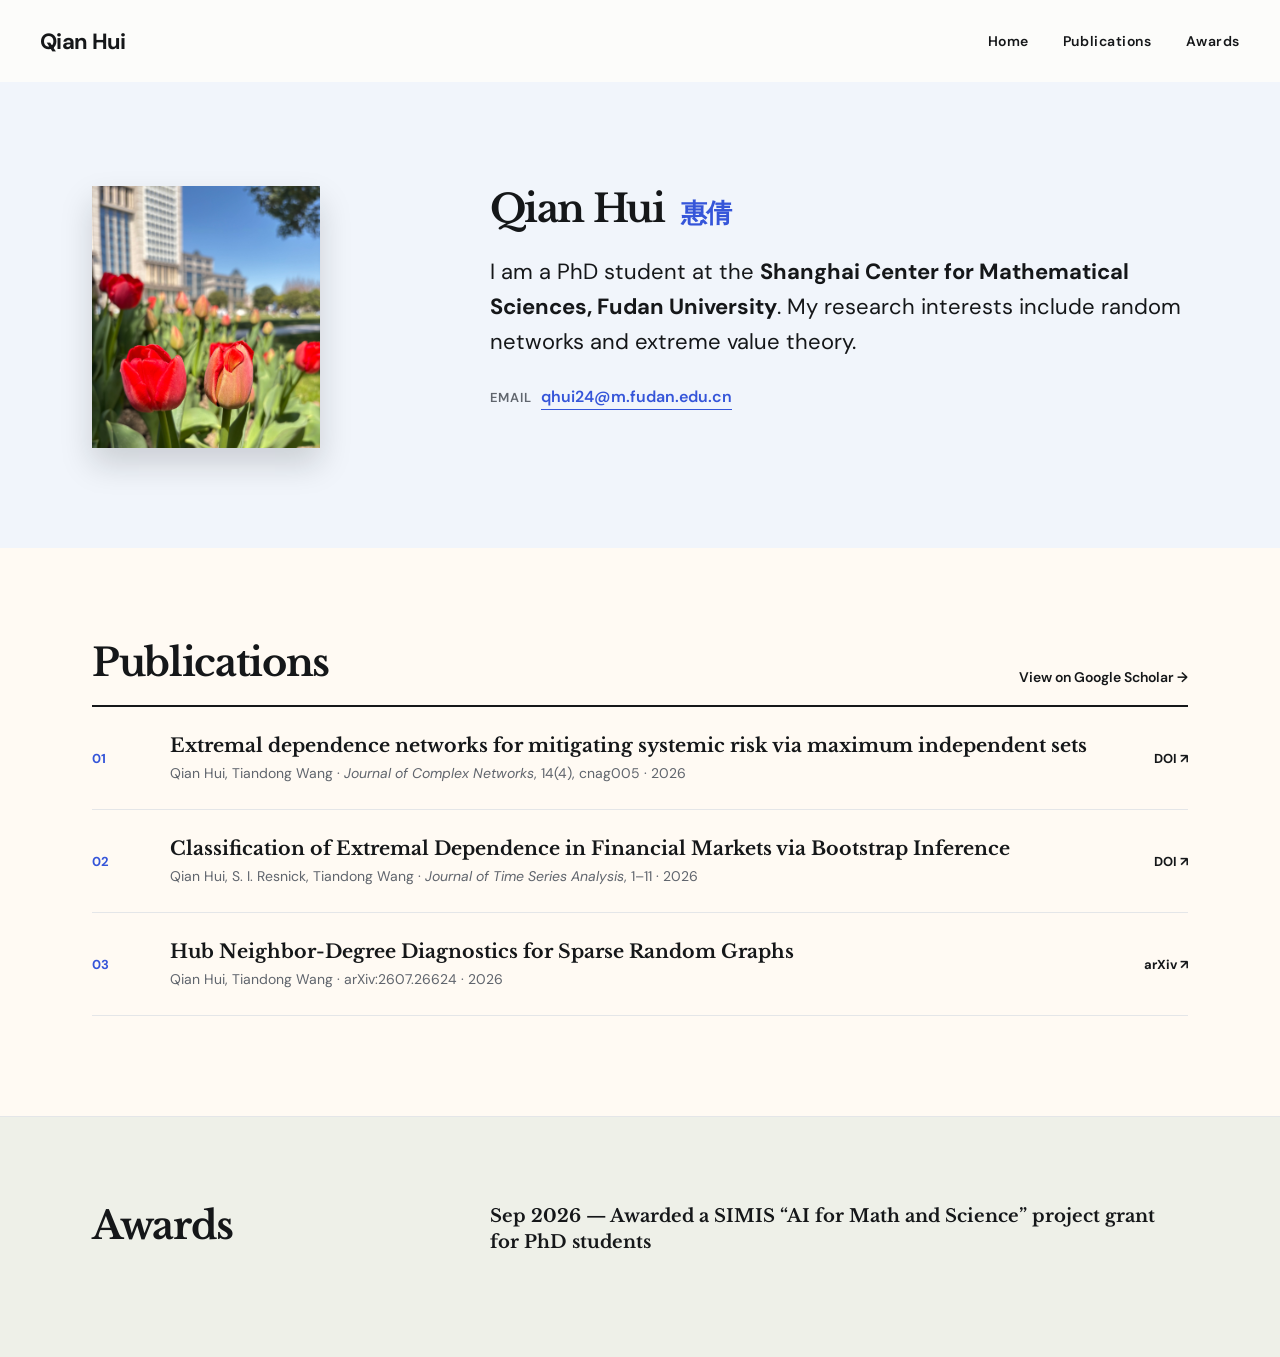
<file: index.html>
<!doctype html>
<html lang="zh-CN">
  <head>
    <meta charset="UTF-8" />
    <meta name="viewport" content="width=device-width, initial-scale=1.0" />
    <meta name="description" content="Qian Hui — PhD student at Shanghai Center for Mathematical Sciences, Fudan University" />
    <title>Qian Hui's homepage</title>
    <link rel="preconnect" href="https://fonts.googleapis.com" />
    <link rel="preconnect" href="https://fonts.gstatic.com" crossorigin />
    <link href="https://fonts.googleapis.com/css2?family=DM+Sans:wght@400;500;600;700&family=Libre+Baskerville:wght@400;700&display=swap" rel="stylesheet" />
    <link rel="stylesheet" href="style.css" />
  </head>
  <body>
    <header class="site-header">
      <a class="brand" href="#home">Qian Hui</a>
      <nav aria-label="Primary navigation">
        <a href="#home">Home</a>
        <a href="#publications">Publications</a>
        <a href="#awards">Awards</a>
      </nav>
    </header>

    <main id="home">
      <section class="intro-section">
        <div class="intro wrap">
          <img class="portrait" src="photo.jpg" alt="Illustrated portrait of Qian Hui" />
          <div class="intro-copy">
            <h2>Qian Hui <span>惠倩</span></h2>
            <p class="lead">I am a PhD student at the <strong>Shanghai Center for Mathematical Sciences, Fudan University</strong>. My research interests include random networks and extreme value theory.</p>
            <p class="home-email"><span>Email</span><a href="mailto:qhui24@m.fudan.edu.cn">qhui24@m.fudan.edu.cn</a></p>
          </div>
        </div>
      </section>


      <section class="publications-section" id="publications">
        <div class="wrap publications">
          <div class="section-heading">
            <div><h2>Publications</h2></div>
            <a href="https://scholar.google.com/citations?user=Xmdt0wYAAAAJ&amp;hl=zh-CN&amp;oi=sra" target="_blank" rel="noreferrer">View on Google Scholar →</a>
          </div>
          <ol>
            <li><span>01</span><div><h3>Extremal dependence networks for mitigating systemic risk via maximum independent sets</h3><p>Qian Hui, Tiandong Wang · <em>Journal of Complex Networks</em>, 14(4), cnag005 · 2026</p></div><a href="https://doi.org/10.1093/comnet/cnag005" target="_blank" rel="noreferrer">DOI ↗</a></li>
            <li><span>02</span><div><h3>Classification of Extremal Dependence in Financial Markets via Bootstrap Inference</h3><p>Qian Hui, S. I. Resnick, Tiandong Wang · <em>Journal of Time Series Analysis</em>, 1–11 · 2026</p></div><a href="https://doi.org/10.1111/jtsa.70078" target="_blank" rel="noreferrer">DOI ↗</a></li>
            <li><span>03</span><div><h3>Hub Neighbor-Degree Diagnostics for Sparse Random Graphs</h3><p>Qian Hui, Tiandong Wang · arXiv:2607.26624 · 2026</p></div><a href="https://arxiv.org/abs/2607.26624" target="_blank" rel="noreferrer">arXiv ↗</a></li>
          </ol>
        </div>
      </section>

      <section class="band achievements" id="awards">
        <div class="wrap two-column">
          <div><h2>Awards</h2></div>
          <div class="prose compact">
            <h3>Sep 2026 — Awarded a SIMIS “AI for Math and Science” project grant for PhD students</h3>
          </div>
        </div>
      </section>
    </main>

  </body>
</html>
</file>
<file: style.css>
:root { --ink:#151719; --muted:#60656d; --line:#e4e6e8; --paper:#fcfcfa; --blue:#3555d9; --warm:#e4ae59; }
* { box-sizing:border-box; }
html { scroll-behavior:smooth; }
body { margin:0; background:var(--paper); color:var(--ink); font-family:"DM Sans",Arial,sans-serif; }
.wrap { max-width:1160px; margin:auto; padding-left:32px; padding-right:32px; }
.site-header { height:82px; display:flex; align-items:center; justify-content:space-between; max-width:1280px; margin:auto; padding:0 40px; }
.brand { color:var(--ink); font-weight:700; font-size:22px; text-decoration:none; letter-spacing:-.7px; }
nav { display:flex; gap:34px; }
nav a { color:var(--ink); text-decoration:none; font-size:14px; font-weight:600; letter-spacing:.04em; }
nav a:hover, .section-heading a:hover, footer a:hover { color:var(--blue); }
.eyebrow,.kicker { margin:0 0 13px; color:var(--blue); font-weight:700; letter-spacing:.13em; font-size:11px; }
h1,h2,h3,p { margin-top:0; }
h1 { font-size:clamp(44px,5.4vw,78px); line-height:1.03; letter-spacing:-.055em; max-width:830px; margin-bottom:32px; }
.intro-section { background:#f1f5fb; }
.intro { position:relative; padding-top:104px; padding-bottom:100px; display:grid; grid-template-columns:1fr 2.2fr; gap:80px; }
.portrait { display:block; width:228px; height:262px; max-width:100%; object-fit:cover; object-position:center top; box-shadow:0 16px 30px rgba(20,23,25,.17); }
h2 { font-family:"Libre Baskerville",Georgia,serif; font-size:clamp(29px,3vw,44px); letter-spacing:-.035em; line-height:1.2; margin-bottom:22px; }
.intro h2 span { font-family:"DM Sans",sans-serif; color:var(--blue); font-size:.67em; margin-left:8px; white-space:nowrap; }
.lead { font-size:22px; line-height:1.6; max-width:710px; }
.home-email { margin:26px 0 0; display:flex; align-items:center; gap:10px; font-weight:600; }
.home-email span { color:var(--muted); font-size:13px; letter-spacing:.06em; text-transform:uppercase; }
.home-email a { color:var(--blue); text-decoration:none; border-bottom:1px solid currentColor; padding-bottom:2px; }
.home-email a:hover { color:var(--ink); }
.facts { border-top:1px solid var(--line); display:grid; grid-template-columns:1fr 1fr; gap:18px; margin-top:34px; padding-top:18px; }
.facts div { display:grid; gap:6px; }.facts span { color:var(--muted); font-size:12px; }.facts b { font-size:14px; }
.band { background:#f0f1ef; padding:86px 0; }.two-column { display:grid; grid-template-columns:1fr 2.2fr; gap:80px; }.prose p { font-family:"Libre Baskerville",Georgia,serif; font-size:23px; line-height:1.65; }.tags { display:flex; flex-wrap:wrap; gap:9px; list-style:none; padding:0; margin:28px 0 0; }.tags li { border:1px solid #c7cbcf; padding:8px 12px; border-radius:20px; font-size:13px; }
.achievements { background:#eef0e8; border-top:1px solid var(--line); }.compact h3 { font-size:18px; line-height:1.45; margin:0 0 8px; }.compact p { font-family:"DM Sans",Arial,sans-serif; color:var(--muted); font-size:15px; line-height:1.65; margin-bottom:30px; }
.publications-section { background:#fffaf3; }.publications { padding-top:92px; padding-bottom:100px; }.section-heading { display:flex; justify-content:space-between; align-items:end; border-bottom:2px solid var(--ink); padding-bottom:19px; }.section-heading h2 { margin-bottom:0; }.section-heading a { color:var(--ink); font-size:14px; font-weight:600; text-decoration:none; }
ol { padding:0; margin:0; list-style:none; } ol li { display:grid; grid-template-columns:58px 1fr auto; gap:20px; align-items:center; padding:27px 0; border-bottom:1px solid var(--line); } ol li>span { color:var(--blue); font-size:13px; font-weight:700; } h3 { font-family:"Libre Baskerville",Georgia,serif; font-size:19px; margin-bottom:7px; } ol p { color:var(--muted); margin-bottom:0; font-size:14px; } ol a { color:var(--ink); text-decoration:none; font-size:13px; font-weight:700; }
footer { background:#171a1d; color:white; padding-top:72px; }.footer-grid { display:grid; grid-template-columns:1fr 2.2fr; gap:80px; padding-bottom:75px; }.footer-grid h2 { margin-bottom:0; }.footer-grid .kicker { color:#f4ce88; }.email { display:inline-block; color:white; font-family:"Libre Baskerville",Georgia,serif; font-size:clamp(21px,2.5vw,35px); margin-top:5px; text-decoration:none; border-bottom:1px solid #798087; padding-bottom:9px; }.footer-grid p:last-child { color:#a7adb3; margin:20px 0 0; }.copyright { max-width:1160px; margin:0 auto; padding:18px 32px; border-top:1px solid #353a3f; color:#8d949b; font-size:12px; }
@media (max-width:700px) { .site-header { height:68px; padding:0 22px; } nav { gap:16px; } nav a { font-size:12px; } .wrap{padding-left:25px;padding-right:25px}.intro,.two-column { grid-template-columns:1fr; gap:34px; }.intro { padding-top:64px; padding-bottom:64px; }.portrait { width:144px; height:166px; }.lead { font-size:18px; }.facts { grid-template-columns:1fr; }.band { padding:65px 0; }.publications { padding:65px 25px; }.section-heading { align-items:start; gap:16px; }.section-heading a { margin-top:14px; white-space:nowrap; } ol li { grid-template-columns:35px 1fr; gap:12px; } ol li>a { grid-column:2; } }
</file>
